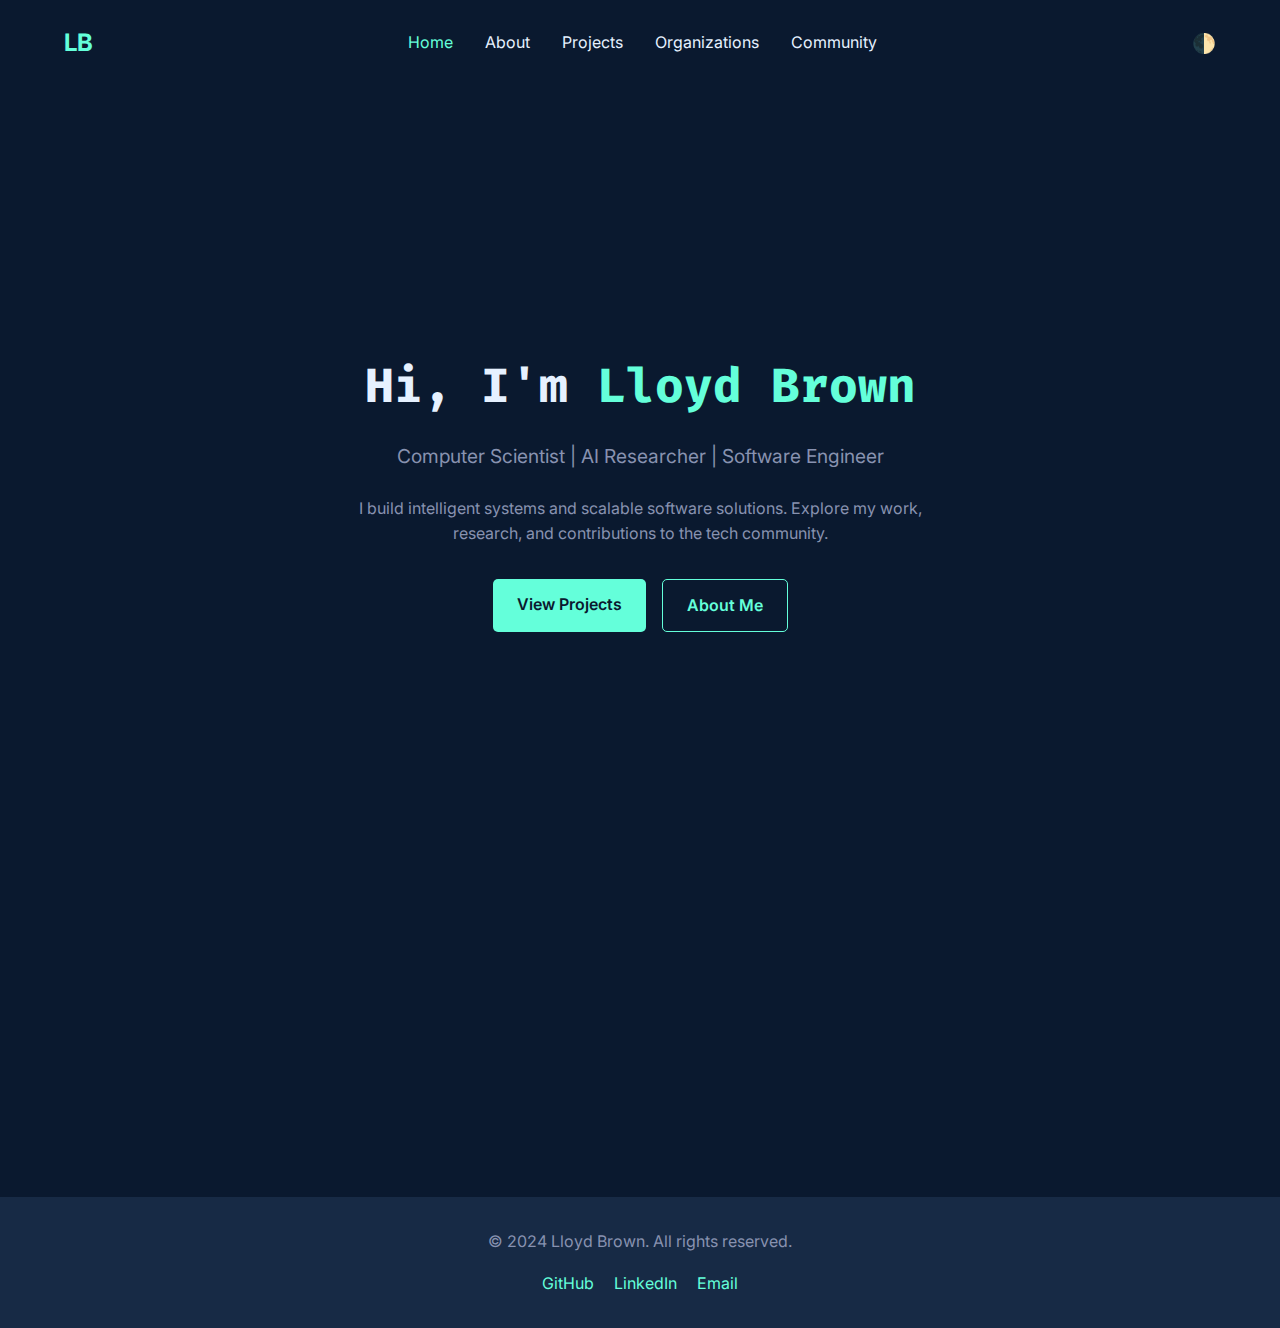
<file: index.html>
<!DOCTYPE html>
<html lang="en">
<head>
    <meta charset="UTF-8">
    <meta name="viewport" content="width=device-width, initial-scale=1.0">
    <title>Lloyd Brown | Computer Scientist</title>
    <link rel="stylesheet" href="styles.css">
    <link href="https://fonts.googleapis.com/css2?family=Fira+Code:wght@400;700&family=Inter:wght@400;600&display=swap" rel="stylesheet">
</head>
<body>
    <!-- Navigation Bar -->
    <header class="header">
        <nav class="navbar">
            <div class="logo">LB</div>
            <ul class="nav-links">
                <li><a href="index.html" class="active">Home</a></li>
                <li><a href="about.html">About</a></li>
                <li><a href="projects.html">Projects</a></li>
                <li><a href="organizations.html">Organizations</a></li>
                <li><a href="community.html">Community</a></li>
            </ul>
            <button class="theme-toggle" id="themeToggle">🌓</button>
        </nav>
    </header>

    <!-- Hero Section -->
    <main>
        <section class="hero">
            <h1 class="hero-title">Hi, I'm <span class="highlight">Lloyd Brown</span></h1>
            <p class="hero-subtitle">Computer Scientist | AI Researcher | Software Engineer</p>
            <p class="hero-description">
                I build intelligent systems and scalable software solutions. 
                Explore my work, research, and contributions to the tech community.
            </p>
            <div class="hero-buttons">
                <a href="projects.html" class="btn-primary">View Projects</a>
                <a href="about.html" class="btn-secondary">About Me</a>
            </div>
        </section>

        <!-- Skills Highlights -->
        <section class="skills">
            <div class="skill-card">
                <h3>Machine Learning</h3>
                <p>Developing AI models for real-world applications.</p>
            </div>
            <div class="skill-card">
                <h3>Full-Stack Dev</h3>
                <p>Building responsive web applications.</p>
            </div>
            <div class="skill-card">
                <h3>Cybersecurity</h3>
                <p>Securing systems with modern protocols.</p>
            </div>
        </section>
    </main>

    <!-- Footer -->
    <footer class="footer">
        <p>&copy; 2024 Lloyd Brown. All rights reserved.</p>
        <div class="social-links">
            <a href="https://github.com/lloydbrown">GitHub</a>
            <a href="https://linkedin.com/in/lloydbrown">LinkedIn</a>
            <a href="mailto:lloyd@example.com">Email</a>
        </div>
    </footer>

    <script src="script.js"></script>
</body>
</html>
</file>
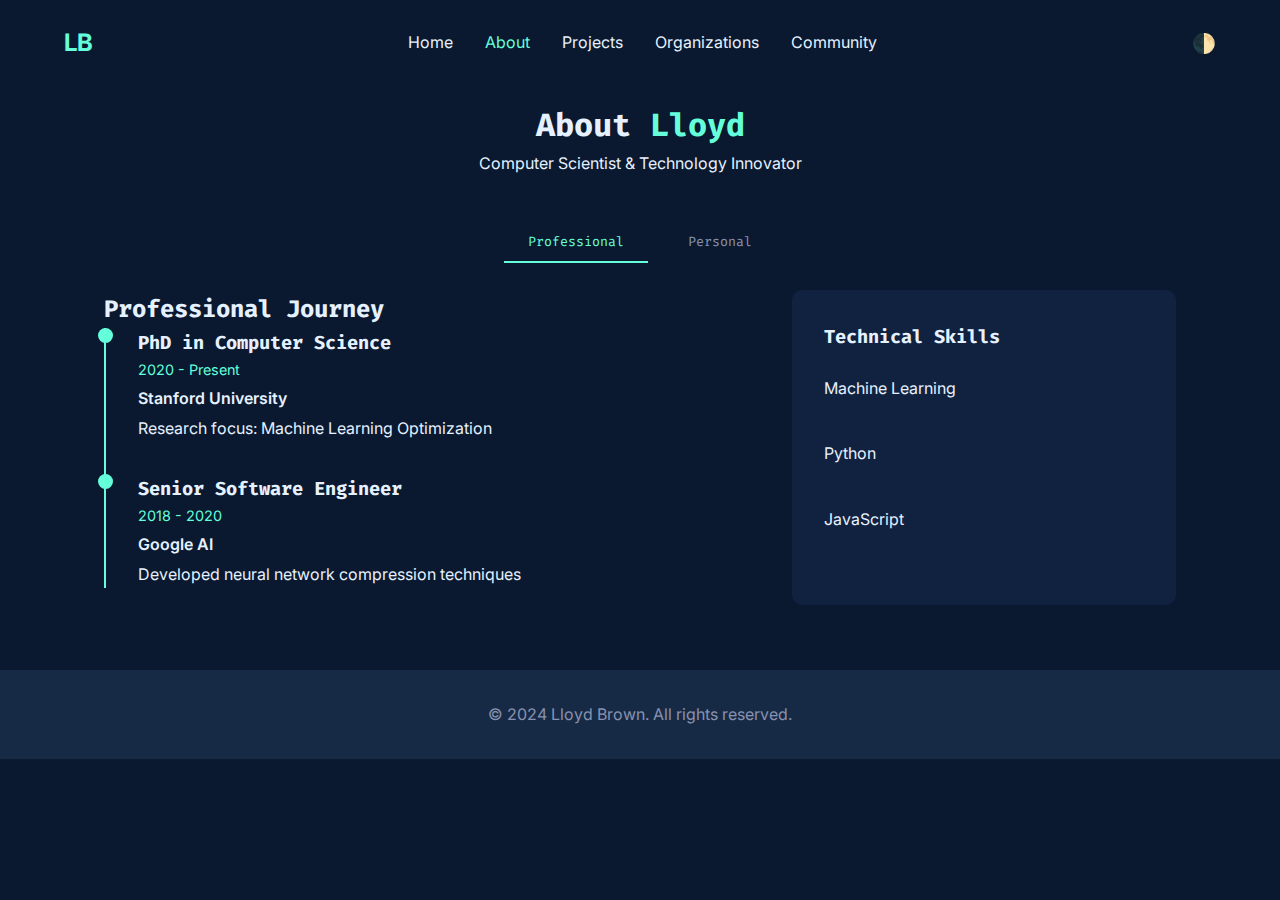
<file: about.html>
<!DOCTYPE html>
<html lang="en">
<head>
    <meta charset="UTF-8">
    <meta name="viewport" content="width=device-width, initial-scale=1.0">
    <title>About | Lloyd Brown</title>
    <link rel="stylesheet" href="about.css">
    <link rel="stylesheet" href="styles.css">
    <link href="https://fonts.googleapis.com/css2?family=Fira+Code:wght@400;700&family=Inter:wght@400;600&display=swap" rel="stylesheet">
</head>
<body>
    <!-- Navigation Bar (Consistent with Home) -->
    <header class="header">
        <nav class="navbar">
            <div class="logo">LB</div>
            <ul class="nav-links">
                <li><a href="index.html">Home</a></li>
                <li><a href="about.html" class="active">About</a></li>
                <li><a href="projects.html">Projects</a></li>
                <li><a href="organizations.html">Organizations</a></li>
                <li><a href="community.html">Community</a></li>
            </ul>
            <button class="theme-toggle" id="themeToggle">🌓</button>
        </nav>
    </header>

    <!-- Main About Content -->
    <main class="about-container">
        <section class="about-hero">
            <h1>About <span class="highlight">Lloyd</span></h1>
            <p class="subtitle">Computer Scientist & Technology Innovator</p>
        </section>

        <!-- Bio Sections with Toggle -->
        <div class="bio-toggle">
            <button class="bio-btn active" data-bio="professional">Professional</button>
            <button class="bio-btn" data-bio="personal">Personal</button>
        </div>

        <section class="bio-section professional-bio" id="professionalBio">
            <div class="bio-content">
                <h2>Professional Journey</h2>
                <div class="timeline">
                    <div class="timeline-item">
                        <h3>PhD in Computer Science</h3>
                        <p class="timeline-date">2020 - Present</p>
                        <p class="timeline-location">Stanford University</p>
                        <p>Research focus: Machine Learning Optimization</p>
                    </div>
                    <div class="timeline-item">
                        <h3>Senior Software Engineer</h3>
                        <p class="timeline-date">2018 - 2020</p>
                        <p class="timeline-location">Google AI</p>
                        <p>Developed neural network compression techniques</p>
                    </div>
                </div>
            </div>
            <div class="skills-chart">
                <h3>Technical Skills</h3>
                <div class="skill-meter">
                    <div class="skill" data-skill="Machine Learning" data-level="95"></div>
                    <div class="skill" data-skill="Python" data-level="90"></div>
                    <div class="skill" data-skill="JavaScript" data-level="85"></div>
                </div>
            </div>
        </section>

        <section class="bio-section personal-bio hidden" id="personalBio">
            <div class="personal-content">
                <h2>Beyond Code</h2>
                <div class="interests-grid">
                    <div class="interest-card">
                        <h3>Open Source</h3>
                        <p>Active contributor to TensorFlow and React</p>
                    </div>
                    <div class="interest-card">
                        <h3>Mentorship</h3>
                        <p>Lead coding bootcamps for underrepresented groups</p>
                    </div>
                </div>
                <blockquote>
                    "Technology should empower, not exclude."
                </blockquote>
            </div>
        </section>
    </main>

    <footer class="footer">
        <p>&copy; 2024 Lloyd Brown. All rights reserved.</p>
    </footer>

    <script src="script.js"></script>
    <script src="about.js"></script>
</body>
</html>
</file>
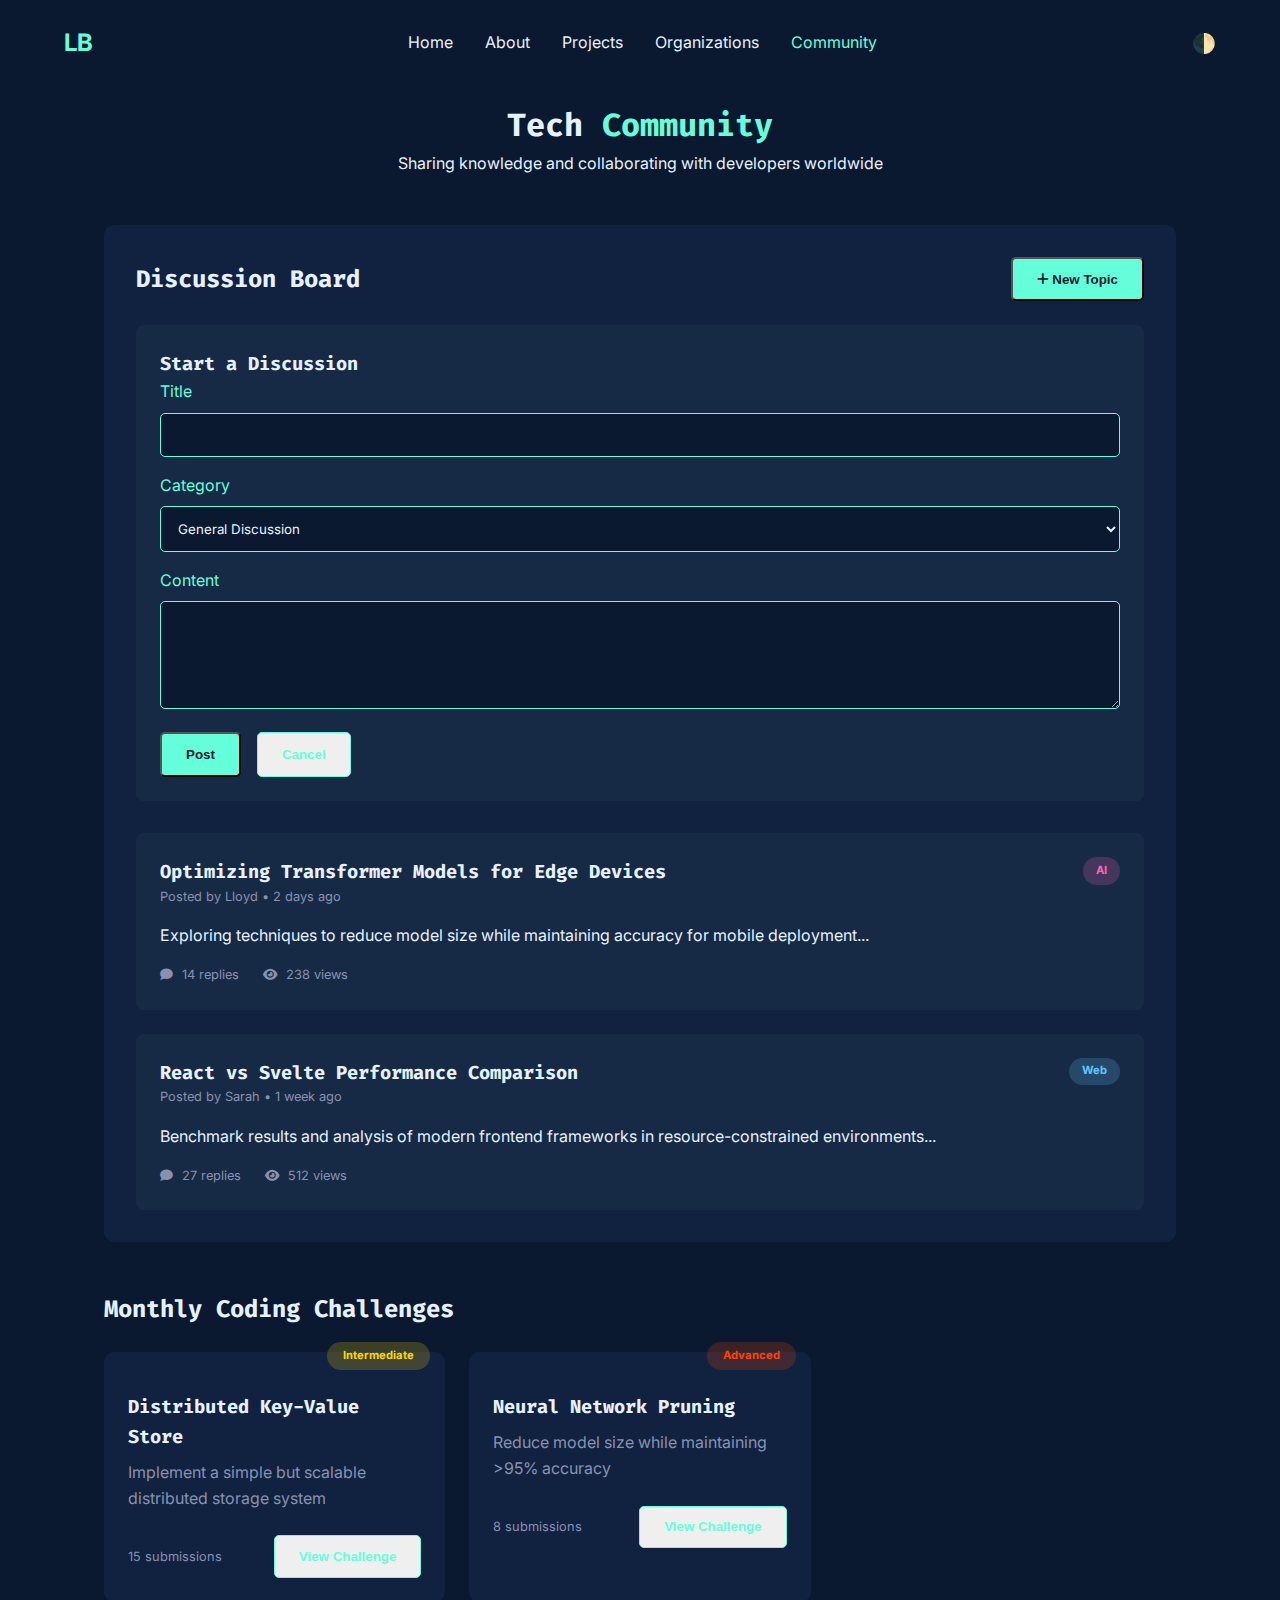
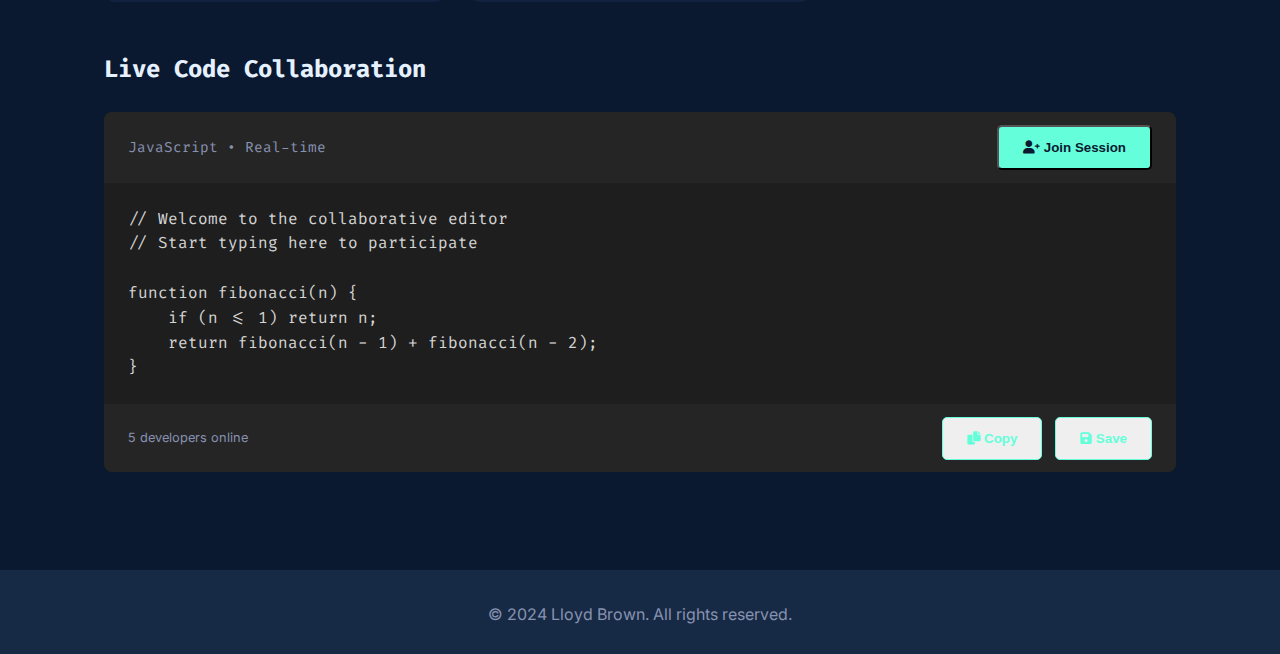
<file: community.html>
<!DOCTYPE html>
<html lang="en">
<head>
    <meta charset="UTF-8">
    <meta name="viewport" content="width=device-width, initial-scale=1.0">
    <title>Community | Lloyd Brown</title>
    <link rel="stylesheet" href="styles.css">
    <link rel="stylesheet" href="community.css">
    <link href="https://fonts.googleapis.com/css2?family=Fira+Code:wght@400;700&family=Inter:wght@400;600&display=swap" rel="stylesheet">
    <link rel="stylesheet" href="https://cdnjs.cloudflare.com/ajax/libs/font-awesome/6.0.0/css/all.min.css">
</head>
<body>
    <!-- Navigation Bar -->
    <header class="header">
        <nav class="navbar">
            <div class="logo">LB</div>
            <ul class="nav-links">
                <li><a href="index.html">Home</a></li>
                <li><a href="about.html">About</a></li>
                <li><a href="projects.html">Projects</a></li>
                <li><a href="organizations.html">Organizations</a></li>
                <li><a href="community.html" class="active">Community</a></li>
            </ul>
            <button class="theme-toggle" id="themeToggle">🌓</button>
        </nav>
    </header>

    <!-- Community Main Content -->
    <main class="community-container">
        <section class="community-header">
            <h1>Tech <span class="highlight">Community</span></h1>
            <p>Sharing knowledge and collaborating with developers worldwide</p>
        </section>

        <!-- Discussion Forum -->
        <section class="discussion-forum">
            <div class="forum-header">
                <h2>Discussion Board</h2>
                <button class="btn-primary" id="newTopicBtn"><i class="fas fa-plus"></i> New Topic</button>
            </div>
            
            <!-- Topic Creation Form (Hidden by Default) -->
            <div class="topic-form hidden" id="topicForm">
                <h3>Start a Discussion</h3>
                <form id="discussionForm">
                    <div class="form-group">
                        <label for="topicTitle">Title</label>
                        <input type="text" id="topicTitle" required>
                    </div>
                    <div class="form-group">
                        <label for="topicCategory">Category</label>
                        <select id="topicCategory">
                            <option value="general">General Discussion</option>
                            <option value="ai">Artificial Intelligence</option>
                            <option value="webdev">Web Development</option>
                            <option value="algorithms">Algorithms</option>
                        </select>
                    </div>
                    <div class="form-group">
                        <label for="topicContent">Content</label>
                        <textarea id="topicContent" rows="5" required></textarea>
                    </div>
                    <div class="form-actions">
                        <button type="submit" class="btn-primary">Post</button>
                        <button type="button" class="btn-secondary" id="cancelTopic">Cancel</button>
                    </div>
                </form>
            </div>

            <!-- Discussion Threads -->
            <div class="discussion-threads" id="discussionThreads">
                <!-- Sample Thread 1 -->
                <div class="thread-card">
                    <div class="thread-header">
                        <span class="thread-category ai">AI</span>
                        <h3>Optimizing Transformer Models for Edge Devices</h3>
                        <span class="thread-author">Posted by Lloyd • 2 days ago</span>
                    </div>
                    <div class="thread-content">
                        <p>Exploring techniques to reduce model size while maintaining accuracy for mobile deployment...</p>
                    </div>
                    <div class="thread-stats">
                        <span><i class="fas fa-comment"></i> 14 replies</span>
                        <span><i class="fas fa-eye"></i> 238 views</span>
                    </div>
                </div>

                <!-- Sample Thread 2 -->
                <div class="thread-card">
                    <div class="thread-header">
                        <span class="thread-category webdev">Web</span>
                        <h3>React vs Svelte Performance Comparison</h3>
                        <span class="thread-author">Posted by Sarah • 1 week ago</span>
                    </div>
                    <div class="thread-content">
                        <p>Benchmark results and analysis of modern frontend frameworks in resource-constrained environments...</p>
                    </div>
                    <div class="thread-stats">
                        <span><i class="fas fa-comment"></i> 27 replies</span>
                        <span><i class="fas fa-eye"></i> 512 views</span>
                    </div>
                </div>
            </div>
        </section>

        <!-- Coding Challenges -->
        <section class="coding-challenges">
            <h2>Monthly Coding Challenges</h2>
            <div class="challenges-grid">
                <!-- Challenge 1 -->
                <div class="challenge-card">
                    <div class="challenge-difficulty intermediate">Intermediate</div>
                    <h3>Distributed Key-Value Store</h3>
                    <p>Implement a simple but scalable distributed storage system</p>
                    <div class="challenge-meta">
                        <span>15 submissions</span>
                        <button class="btn-secondary">View Challenge</button>
                    </div>
                </div>

                <!-- Challenge 2 -->
                <div class="challenge-card">
                    <div class="challenge-difficulty advanced">Advanced</div>
                    <h3>Neural Network Pruning</h3>
                    <p>Reduce model size while maintaining >95% accuracy</p>
                    <div class="challenge-meta">
                        <span>8 submissions</span>
                        <button class="btn-secondary">View Challenge</button>
                    </div>
                </div>
            </div>
        </section>

        <!-- Live Code Sharing -->
        <section class="code-sharing">
            <h2>Live Code Collaboration</h2>
            <div class="code-editor">
                <div class="editor-header">
                    <span>JavaScript • Real-time</span>
                    <button class="btn-primary" id="joinSessionBtn"><i class="fas fa-user-plus"></i> Join Session</button>
                </div>
                <pre><code id="liveCodeBlock">// Welcome to the collaborative editor
// Start typing here to participate

function fibonacci(n) {
    if (n <= 1) return n;
    return fibonacci(n - 1) + fibonacci(n - 2);
}
</code></pre>
                <div class="editor-footer">
                    <span>5 developers online</span>
                    <div class="editor-actions">
                        <button class="btn-secondary"><i class="fas fa-copy"></i> Copy</button>
                        <button class="btn-secondary"><i class="fas fa-save"></i> Save</button>
                    </div>
                </div>
            </div>
        </section>
    </main>

    <footer class="footer">
        <p>&copy; 2024 Lloyd Brown. All rights reserved.</p>
    </footer>

    <script src="script.js"></script>
    <script src="community.js"></script>
</body>
</html>
</file>
<file: styles.css>
/* ===== Base Styles ===== */
:root {
    --primary-bg: #0a192f;
    --secondary-bg: #172a45;
    --text-primary: #e6f1ff;
    --text-secondary: #8892b0;
    --accent: #64ffda;
    --card-bg: #112240;
    --light-shadow: rgba(2, 12, 27, 0.7);
}

/* Light Mode Variables (Toggleable via JS) */
[data-theme="light"] {
    --primary-bg: #f8f9fa;
    --secondary-bg: #e9ecef;
    --text-primary: #212529;
    --text-secondary: #495057;
    --accent: #0077b6;
    --card-bg: #ffffff;
    --light-shadow: rgba(0, 0, 0, 0.1);
}

* {
    margin: 0;
    padding: 0;
    box-sizing: border-box;
}

body {
    font-family: 'Inter', sans-serif;
    background-color: var(--primary-bg);
    color: var(--text-primary);
    line-height: 1.6;
    transition: background 0.3s ease;
}

/* ===== Typography ===== */
h1, h2, h3 {
    font-family: 'Fira Code', monospace;
}

.highlight {
    color: var(--accent);
}

/* ===== Navigation ===== */
.header {
    padding: 1.5rem 5%;
    position: fixed;
    width: 100%;
    background-color: var(--primary-bg);
    z-index: 1000;
}

.navbar {
    display: flex;
    justify-content: space-between;
    align-items: center;
}

.logo {
    font-weight: 700;
    font-size: 1.5rem;
    color: var(--accent);
}

.nav-links {
    display: flex;
    gap: 2rem;
    list-style: none;
}

.nav-links a {
    color: var(--text-primary);
    text-decoration: none;
    transition: color 0.3s;
}

.nav-links a:hover, .nav-links .active {
    color: var(--accent);
}

.theme-toggle {
    background: none;
    border: none;
    color: var(--text-primary);
    font-size: 1.2rem;
    cursor: pointer;
}

/* ===== Hero Section ===== */
.hero {
    min-height: 100vh;
    display: flex;
    flex-direction: column;
    justify-content: center;
    align-items: center;
    text-align: center;
    padding: 0 5%;
    padding-top: 80px;
}

.hero-title {
    font-size: 3rem;
    margin-bottom: 1rem;
}

.hero-subtitle {
    color: var(--text-secondary);
    margin-bottom: 1.5rem;
    font-size: 1.2rem;
}

.hero-description {
    max-width: 600px;
    margin-bottom: 2rem;
    color: var(--text-secondary);
}

.hero-buttons {
    display: flex;
    gap: 1rem;
}

.btn-primary, .btn-secondary {
    padding: 0.8rem 1.5rem;
    border-radius: 5px;
    text-decoration: none;
    font-weight: 600;
    transition: all 0.3s;
}

.btn-primary {
    background-color: var(--accent);
    color: var(--primary-bg);
}

.btn-primary:hover {
    transform: translateY(-3px);
    box-shadow: 0 5px 15px rgba(100, 255, 218, 0.3);
}

.btn-secondary {
    border: 1px solid var(--accent);
    color: var(--accent);
}

.btn-secondary:hover {
    background-color: rgba(100, 255, 218, 0.1);
}

/* ===== Skills Section ===== */
.skills {
    display: flex;
    justify-content: center;
    gap: 2rem;
    padding: 5rem 5%;
    flex-wrap: wrap;
}

.skill-card {
    background-color: var(--card-bg);
    padding: 1.5rem;
    border-radius: 10px;
    width: 280px;
    transition: transform 0.3s, box-shadow 0.3s;
}

.skill-card:hover {
    transform: translateY(-10px);
    box-shadow: 0 10px 20px var(--light-shadow);
}

.skill-card h3 {
    margin-bottom: 0.5rem;
    color: var(--accent);
}

.skill-card p {
    color: var(--text-secondary);
}

/* ===== Footer ===== */
.footer {
    text-align: center;
    padding: 2rem;
    background-color: var(--secondary-bg);
    color: var(--text-secondary);
}

.social-links {
    margin-top: 1rem;
}

.social-links a {
    color: var(--accent);
    margin: 0 0.5rem;
    text-decoration: none;
}

/* ===== Responsive Design ===== */
@media (max-width: 768px) {
    .nav-links {
        gap: 1rem;
    }

    .hero-title {
        font-size: 2.2rem;
    }

    .hero-buttons {
        flex-direction: column;
        width: 100%;
        max-width: 300px;
    }

    .skills {
        flex-direction: column;
        align-items: center;
    }
}
</file>
<file: about.css>
/* ===== About Page Specific Styles ===== */
.about-container {
    max-width: 1200px;
    margin: 0 auto;
    padding: 100px 5% 50px;
}

.about-hero {
    text-align: center;
    margin-bottom: 3rem;
}

.bio-toggle {
    display: flex;
    justify-content: center;
    margin-bottom: 2rem;
    gap: 1rem;
}

.bio-btn {
    padding: 0.5rem 1.5rem;
    background: none;
    border: none;
    color: var(--text-secondary);
    cursor: pointer;
    font-family: 'Fira Code', monospace;
    position: relative;
}

.bio-btn.active {
    color: var(--accent);
}

.bio-btn.active::after {
    content: '';
    position: absolute;
    bottom: -5px;
    left: 0;
    width: 100%;
    height: 2px;
    background: var(--accent);
}

.bio-section {
    display: flex;
    gap: 3rem;
    margin-top: 2rem;
}

.bio-content {
    flex: 2;
}

.timeline {
    position: relative;
    padding-left: 2rem;
    border-left: 2px solid var(--accent);
}

.timeline-item {
    margin-bottom: 2rem;
    position: relative;
}

.timeline-item::before {
    content: '';
    position: absolute;
    left: -2.5rem;
    top: 0;
    width: 15px;
    height: 15px;
    border-radius: 50%;
    background: var(--accent);
}

.timeline-date {
    color: var(--accent);
    font-size: 0.9rem;
}

.timeline-location {
    font-weight: 600;
    margin: 0.3rem 0;
}

.skills-chart {
    flex: 1;
    background: var(--card-bg);
    padding: 2rem;
    border-radius: 10px;
    align-self: flex-start;
}

.skill-meter {
    margin-top: 1.5rem;
}

.skill {
    margin-bottom: 1.5rem;
}

.skill::before {
    content: attr(data-skill);
    display: block;
    margin-bottom: 0.5rem;
}

.skill::after {
    content: '';
    display: block;
    width: 0;
    height: 8px;
    background: var(--accent);
    transition: width 1s ease-out;
}

.personal-bio {
    text-align: center;
}

.interests-grid {
    display: grid;
    grid-template-columns: repeat(auto-fit, minmax(250px, 1fr));
    gap: 2rem;
    margin: 3rem 0;
}

.interest-card {
    background: var(--card-bg);
    padding: 1.5rem;
    border-radius: 10px;
    transition: transform 0.3s;
}

.interest-card:hover {
    transform: translateY(-5px);
}

blockquote {
    font-style: italic;
    border-left: 3px solid var(--accent);
    padding-left: 1.5rem;
    margin: 2rem auto;
    max-width: 600px;
}

.hidden {
    display: none;
}

/* Responsive Adjustments */
@media (max-width: 768px) {
    .bio-section {
        flex-direction: column;
    }
    
    .skills-chart {
        width: 100%;
    }
}
</file>
<file: community.css>
/* ===== Community Page Specific Styles ===== */
.community-container {
    max-width: 1200px;
    margin: 0 auto;
    padding: 100px 5% 50px;
}

.community-header {
    text-align: center;
    margin-bottom: 3rem;
}

/* Discussion Forum Styles */
.discussion-forum {
    background: var(--card-bg);
    border-radius: 10px;
    padding: 2rem;
    margin-bottom: 3rem;
}

.forum-header {
    display: flex;
    justify-content: space-between;
    align-items: center;
    margin-bottom: 1.5rem;
}

.topic-form {
    background: var(--secondary-bg);
    padding: 1.5rem;
    border-radius: 8px;
    margin-bottom: 2rem;
}

.form-group {
    margin-bottom: 1rem;
}

.form-group label {
    display: block;
    margin-bottom: 0.5rem;
    color: var(--accent);
}

.form-group input,
.form-group select,
.form-group textarea {
    width: 100%;
    padding: 0.8rem;
    background: var(--primary-bg);
    border: 1px solid var(--accent);
    border-radius: 5px;
    color: var(--text-primary);
    font-family: 'Inter', sans-serif;
}

.form-actions {
    display: flex;
    gap: 1rem;
    margin-top: 1rem;
}

.discussion-threads {
    display: flex;
    flex-direction: column;
    gap: 1.5rem;
}

.thread-card {
    background: var(--secondary-bg);
    border-radius: 8px;
    padding: 1.5rem;
    transition: transform 0.3s;
}

.thread-card:hover {
    transform: translateY(-3px);
}

.thread-header {
    margin-bottom: 1rem;
    position: relative;
}

.thread-category {
    position: absolute;
    top: 0;
    right: 0;
    padding: 0.3rem 0.8rem;
    border-radius: 20px;
    font-size: 0.7rem;
    font-weight: bold;
}

.thread-category.ai {
    background: rgba(255, 105, 180, 0.2);
    color: #ff69b4;
}

.thread-category.webdev {
    background: rgba(100, 200, 255, 0.2);
    color: #64c8ff;
}

.thread-author {
    color: var(--text-secondary);
    font-size: 0.8rem;
    display: block;
}

.thread-stats {
    display: flex;
    gap: 1.5rem;
    margin-top: 1rem;
    color: var(--text-secondary);
    font-size: 0.8rem;
}

.thread-stats i {
    margin-right: 0.3rem;
}

/* Coding Challenges */
.coding-challenges {
    margin-bottom: 3rem;
}

.challenges-grid {
    display: grid;
    grid-template-columns: repeat(auto-fill, minmax(300px, 1fr));
    gap: 1.5rem;
    margin-top: 1.5rem;
}

.challenge-card {
    background: var(--card-bg);
    border-radius: 10px;
    padding: 1.5rem;
    position: relative;
    transition: transform 0.3s;
}

.challenge-card:hover {
    transform: translateY(-5px);
}

.challenge-difficulty {
    position: absolute;
    top: -10px;
    right: 15px;
    padding: 0.3rem 1rem;
    border-radius: 20px;
    font-size: 0.7rem;
    font-weight: bold;
}

.challenge-difficulty.intermediate {
    background: rgba(255, 215, 0, 0.2);
    color: #ffd700;
}

.challenge-difficulty.advanced {
    background: rgba(255, 69, 0, 0.2);
    color: #ff4500;
}

.challenge-card h3 {
    margin: 1rem 0 0.5rem;
}

.challenge-card p {
    color: var(--text-secondary);
    margin-bottom: 1.5rem;
}

.challenge-meta {
    display: flex;
    justify-content: space-between;
    align-items: center;
}

.challenge-meta span {
    color: var(--text-secondary);
    font-size: 0.8rem;
}

/* Live Code Sharing */
.code-sharing {
    margin-bottom: 3rem;
}

.code-editor {
    background: #1e1e1e;
    border-radius: 8px;
    overflow: hidden;
    margin-top: 1.5rem;
}

.editor-header {
    background: #252526;
    padding: 0.8rem 1.5rem;
    display: flex;
    justify-content: space-between;
    align-items: center;
    color: var(--text-secondary);
    font-family: 'Fira Code', monospace;
    font-size: 0.9rem;
}

pre {
    margin: 0;
    padding: 1.5rem;
    overflow-x: auto;
}

#liveCodeBlock {
    color: #d4d4d4;
    font-family: 'Fira Code', monospace;
    line-height: 1.5;
}

.editor-footer {
    background: #252526;
    padding: 0.8rem 1.5rem;
    display: flex;
    justify-content: space-between;
    align-items: center;
    color: var(--text-secondary);
    font-size: 0.8rem;
}

.editor-actions {
    display: flex;
    gap: 0.8rem;
}

/* Responsive Adjustments */
@media (max-width: 768px) {
    .forum-header {
        flex-direction: column;
        align-items: flex-start;
        gap: 1rem;
    }
    
    .challenges-grid {
        grid-template-columns: 1fr;
    }
    
    .editor-header, .editor-footer {
        flex-direction: column;
        gap: 0.8rem;
        align-items: flex-start;
    }
}
</file>
